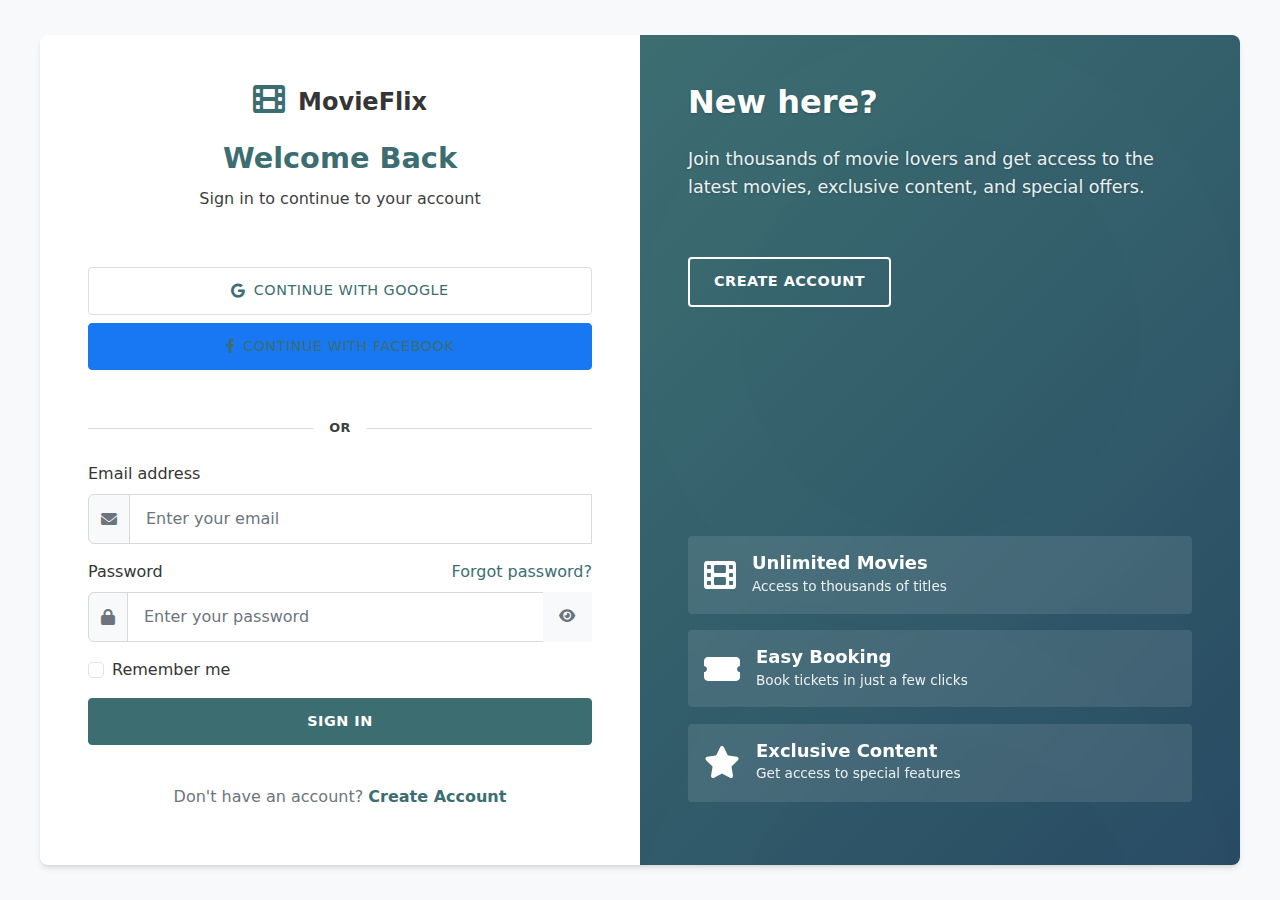
<file: Movie-Tickets-Booking/signin.html>
<!DOCTYPE html>
<html lang="en">
<head>
    <meta charset="UTF-8">
    <meta name="viewport" content="width=device-width, initial-scale=1.0">
    <title>Sign In - MovieFlix</title>
    <link href="https://cdn.jsdelivr.net/npm/bootstrap@5.3.0/dist/css/bootstrap.min.css" rel="stylesheet">
    <link rel="stylesheet" href="https://cdnjs.cloudflare.com/ajax/libs/font-awesome/6.0.0/css/all.min.css">
    <link rel="stylesheet" href="assets/css/style.css">
</head>
<body>
    <div class="auth-container">
        <div class="container">
            <div class="auth-card">
                <div class="row g-0">
                    <!-- Left Side - Form -->
                    <div class="col-lg-6">
                        <div class="auth-form">
                            <div class="text-center mb-4">
                                <a href="index.html" class="d-inline-block mb-3">
                                    <i class="fas fa-film fa-2x text-primary"></i>
                                    <h3 class="d-inline-block align-middle ms-2">MovieFlix</h3>
                                </a>
                                <h2>Welcome Back</h2>
                                <p class="text-muted">Sign in to continue to your account</p>
                            </div>

                            <!-- Social Login Buttons -->
                            <div class="d-grid gap-2 mb-4">
                                <a href="#" class="btn btn-google btn-lg">
                                    <i class="fab fa-google me-2"></i> Continue with Google
                                </a>
                                <a href="#" class="btn btn-facebook btn-lg">
                                    <i class="fab fa-facebook-f me-2"></i> Continue with Facebook
                                </a>
                            </div>

                            <div class="divider d-flex align-items-center my-4">
                                <p class="text-center fw-bold mx-3 mb-0 text-muted">OR</p>
                            </div>

                            <!-- Sign In Form -->
                            <form class="needs-validation" novalidate>
                                <div class="mb-3">
                                    <label for="email" class="form-label">Email address</label>
                                    <div class="input-group">
                                        <span class="input-group-text"><i class="fas fa-envelope"></i></span>
                                        <input type="email" class="form-control" id="email" placeholder="Enter your email" required>
                                        <div class="invalid-feedback">
                                            Please enter a valid email address.
                                        </div>
                                    </div>
                                </div>

                                <div class="mb-3">
                                    <div class="d-flex justify-content-between">
                                        <label for="password" class="form-label">Password</label>
                                        <a href="forgot-password.html" class="text-decoration-none">Forgot password?</a>
                                    </div>
                                    <div class="input-group">
                                        <span class="input-group-text"><i class="fas fa-lock"></i></span>
                                        <input type="password" class="form-control" id="password" placeholder="Enter your password" required>
                                        <button class="btn btn-outline-secondary toggle-password" type="button">
                                            <i class="fas fa-eye"></i>
                                        </button>
                                        <div class="invalid-feedback">
                                            Please enter your password.
                                        </div>
                                    </div>
                                </div>

                                <div class="mb-3 form-check">
                                    <input type="checkbox" class="form-check-input" id="rememberMe">
                                    <label class="form-check-label" for="rememberMe">Remember me</label>
                                </div>

                                <button type="submit" class="btn btn-primary btn-lg w-100 mb-3">Sign In</button>
                                
                                <div class="text-center mt-4">
                                    <p>Don't have an account? <a href="signup.html" class="fw-bold">Create Account</a></p>
                                </div>
                            </form>
                        </div>
                    </div>

                    <!-- Right Side - Hero -->
                    <div class="col-lg-6 d-none d-lg-block">
                        <div class="auth-hero h-100">
                            <h2>New here?</h2>
                            <p>Join thousands of movie lovers and get access to the latest movies, exclusive content, and special offers.</p>
                            <div class="mt-4">
                                <a href="signup.html" class="btn btn-outline-light btn-lg px-4">Create Account</a>
                            </div>
                            <div class="mt-auto pt-4">
                                <div class="d-flex align-items-center mb-3">
                                    <i class="fas fa-film fa-2x me-3"></i>
                                    <div>
                                        <h5 class="mb-0">Unlimited Movies</h5>
                                        <small>Access to thousands of titles</small>
                                    </div>
                                </div>
                                <div class="d-flex align-items-center mb-3">
                                    <i class="fas fa-ticket-alt fa-2x me-3"></i>
                                    <div>
                                        <h5 class="mb-0">Easy Booking</h5>
                                        <small>Book tickets in just a few clicks</small>
                                    </div>
                                </div>
                                <div class="d-flex align-items-center">
                                    <i class="fas fa-star fa-2x me-3"></i>
                                    <div>
                                        <h5 class="mb-0">Exclusive Content</h5>
                                        <small>Get access to special features</small>
                                    </div>
                                </div>
                            </div>
                        </div>
                    </div>
                </div>
            </div>
        </div>
    </div>

    <script src="https://cdn.jsdelivr.net/npm/bootstrap@5.3.0/dist/js/bootstrap.bundle.min.js"></script>
    <script>
        // Form validation
        (function () {
            'use strict'
            var forms = document.querySelectorAll('.needs-validation')
            Array.prototype.slice.call(forms)
                .forEach(function (form) {
                    form.addEventListener('submit', function (event) {
                        if (!form.checkValidity()) {
                            event.preventDefault()
                            event.stopPropagation()
                        } else {
                            // In a real app, you would handle the sign-in here
                            event.preventDefault()
                            alert('Sign in successful! Redirecting...')
                            // Redirect to home page after successful sign in
                            setTimeout(() => {
                                window.location.href = 'index.html'
                            }, 1000)
                        }
                        form.classList.add('was-validated')
                    }, false)
                })
        })()

        // Toggle password visibility
        document.querySelectorAll('.toggle-password').forEach(button => {
            button.addEventListener('click', function() {
                const passwordInput = this.previousElementSibling;
                const type = passwordInput.getAttribute('type') === 'password' ? 'text' : 'password';
                passwordInput.setAttribute('type', type);
                this.querySelector('i').classList.toggle('fa-eye');
                this.querySelector('i').classList.toggle('fa-eye-slash');
            });
        });
    </script>
</body>
</html>
</file>
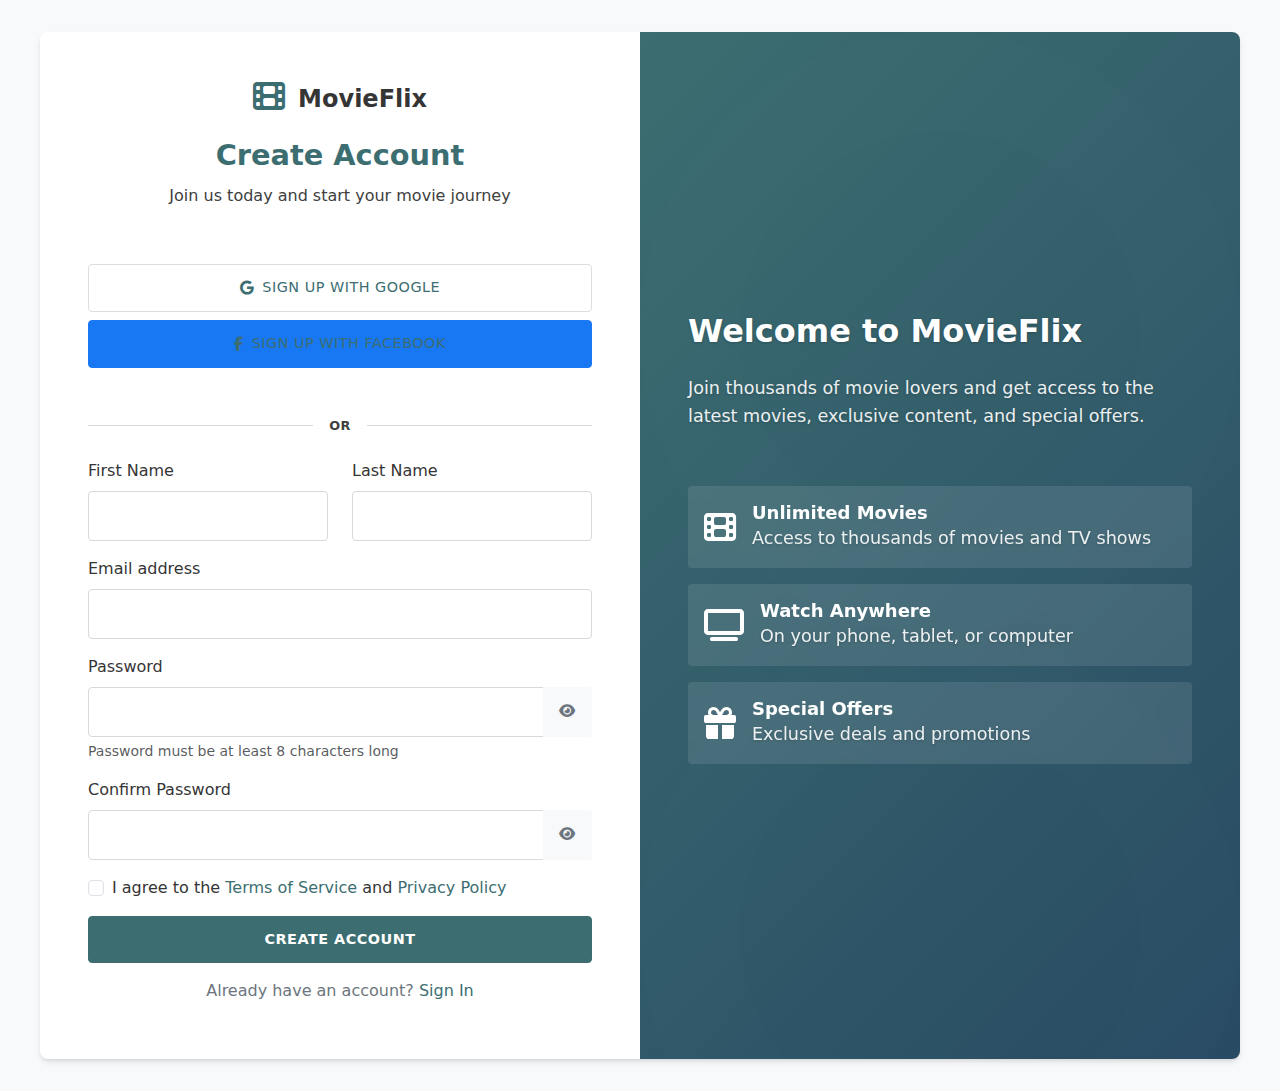
<file: Movie-Tickets-Booking/signup.html>
<!DOCTYPE html>
<html lang="en">
<head>
    <meta charset="UTF-8">
    <meta name="viewport" content="width=device-width, initial-scale=1.0">
    <title>Sign Up - MovieFlix</title>
    <link href="https://cdn.jsdelivr.net/npm/bootstrap@5.3.0/dist/css/bootstrap.min.css" rel="stylesheet">
    <link rel="stylesheet" href="https://cdnjs.cloudflare.com/ajax/libs/font-awesome/6.4.0/css/all.min.css">
    <link rel="stylesheet" href="assets/css/style.css">
</head>
<body>
    <div class="auth-container">
        <div class="container">
            <div class="auth-card">
                <div class="row g-0">
                    <!-- Left Side - Form -->
                    <div class="col-lg-6">
                        <div class="auth-form">
                            <div class="text-center mb-4">
                                <a href="index.html" class="d-inline-block mb-3">
                                    <i class="fas fa-film fa-2x text-primary"></i>
                                    <h3 class="d-inline-block align-middle ms-2">MovieFlix</h3>
                                </a>
                                <h2>Create Account</h2>
                                <p class="text-muted">Join us today and start your movie journey</p>
                            </div>

                            <!-- Social Sign Up Buttons -->
                            <div class="d-grid gap-2 mb-4">
                                <a href="#" class="btn btn-google btn-lg">
                                    <i class="fab fa-google me-2"></i> Sign up with Google
                                </a>
                                <a href="#" class="btn btn-facebook btn-lg">
                                    <i class="fab fa-facebook-f me-2"></i> Sign up with Facebook
                                </a>
                            </div>

                            <div class="divider d-flex align-items-center my-4">
                                <p class="text-center fw-bold mx-3 mb-0 text-muted">OR</p>
                            </div>

                            <!-- Sign Up Form -->
                            <form class="needs-validation" novalidate>
                                <div class="row">
                                    <div class="col-md-6 mb-3">
                                        <label for="firstName" class="form-label">First Name</label>
                                        <input type="text" class="form-control" id="firstName" required>
                                        <div class="invalid-feedback">Please enter your first name.</div>
                                    </div>
                                    <div class="col-md-6 mb-3">
                                        <label for="lastName" class="form-label">Last Name</label>
                                        <input type="text" class="form-control" id="lastName" required>
                                        <div class="invalid-feedback">Please enter your last name.</div>
                                    </div>
                                </div>
                                <div class="mb-3">
                                    <label for="email" class="form-label">Email address</label>
                                    <input type="email" class="form-control" id="email" required>
                                    <div class="invalid-feedback">Please enter a valid email address.</div>
                                </div>
                                <div class="mb-3">
                                    <label for="password" class="form-label">Password</label>
                                    <div class="input-group">
                                        <input type="password" class="form-control" id="password" required>
                                        <button class="btn btn-outline-secondary toggle-password" type="button">
                                            <i class="fas fa-eye"></i>
                                        </button>
                                    </div>
                                    <div class="form-text">Password must be at least 8 characters long</div>
                                    <div class="invalid-feedback">Please enter a password.</div>
                                </div>
                                <div class="mb-3">
                                    <label for="confirmPassword" class="form-label">Confirm Password</label>
                                    <div class="input-group">
                                        <input type="password" class="form-control" id="confirmPassword" required>
                                        <button class="btn btn-outline-secondary toggle-password" type="button">
                                            <i class="fas fa-eye"></i>
                                        </button>
                                    </div>
                                    <div class="invalid-feedback">Passwords must match.</div>
                                </div>
                                <div class="mb-3 form-check">
                                    <input type="checkbox" class="form-check-input" id="terms" required>
                                    <label class="form-check-label" for="terms">I agree to the <a href="#">Terms of Service</a> and <a href="#">Privacy Policy</a></label>
                                    <div class="invalid-feedback">You must agree to the terms.</div>
                                </div>
                                <button type="submit" class="btn btn-primary btn-lg w-100 mb-3">Create Account</button>
                                <p class="text-center">
                                    Already have an account? <a href="signin.html">Sign In</a>
                                </p>
                            </form>
                        </div>
                    </div>

                    <!-- Right Side - Hero -->
                    <div class="col-lg-6 d-none d-lg-block">
                        <div class="auth-hero h-100">
                            <h2>Welcome to MovieFlix</h2>
                            <p>Join thousands of movie lovers and get access to the latest movies, exclusive content, and special offers.</p>
                            <div class="mt-4">
                                <div class="d-flex align-items-center mb-3">
                                    <i class="fas fa-film fa-2x me-3"></i>
                                    <div>
                                        <h5 class="mb-0">Unlimited Movies</h5>
                                        <p class="mb-0">Access to thousands of movies and TV shows</p>
                                    </div>
                                </div>
                                <div class="d-flex align-items-center mb-3">
                                    <i class="fas fa-tv fa-2x me-3"></i>
                                    <div>
                                        <h5 class="mb-0">Watch Anywhere</h5>
                                        <p class="mb-0">On your phone, tablet, or computer</p>
                                    </div>
                                </div>
                                <div class="d-flex align-items-center">
                                    <i class="fas fa-gift fa-2x me-3"></i>
                                    <div>
                                        <h5 class="mb-0">Special Offers</h5>
                                        <p class="mb-0">Exclusive deals and promotions</p>
                                    </div>
                                </div>
                            </div>
                        </div>
                    </div>
                </div>
            </div>
        </div>
    </div>

    <script src="https://cdn.jsdelivr.net/npm/bootstrap@5.3.0/dist/js/bootstrap.bundle.min.js"></script>
    <script>
        // Form validation
        (function () {
            'use strict'
            
            // Fetch all the forms we want to apply custom Bootstrap validation styles to
            var forms = document.querySelectorAll('.needs-validation')
            
            // Loop over them and prevent submission
            Array.prototype.slice.call(forms).forEach(function (form) {
                form.addEventListener('submit', function (event) {
                    if (!form.checkValidity()) {
                        event.preventDefault()
                        event.stopPropagation()
                    }
                    
                    // Check if passwords match
                    const password = document.getElementById('password')
                    const confirmPassword = document.getElementById('confirmPassword')
                    
                    if (password.value !== confirmPassword.value) {
                        confirmPassword.setCustomValidity("Passwords don't match")
                        confirmPassword.reportValidity()
                        event.preventDefault()
                        event.stopPropagation()
                    } else {
                        confirmPassword.setCustomValidity('')
                    }
                    
                    form.classList.add('was-validated')
                }, false)
            })
            
            // Toggle password visibility
            document.querySelectorAll('.toggle-password').forEach(function(button) {
                button.addEventListener('click', function() {
                    const input = this.previousElementSibling
                    const icon = this.querySelector('i')
                    
                    if (input.type === 'password') {
                        input.type = 'text'
                        icon.classList.remove('fa-eye')
                        icon.classList.add('fa-eye-slash')
                    } else {
                        input.type = 'password'
                        icon.classList.remove('fa-eye-slash')
                        icon.classList.add('fa-eye')
                    }
                })
            })
        })()
    </script>
</body>
</html>
</file>
<file: Movie-Tickets-Booking/assets/css/style.css>
/* Modern CSS Reset */
:root {
  /* New Color Scheme */
  --primary: #3c6e71;      /* Teal */
  --primary-hover: #2c5a5c;/* Darker Teal */
  --secondary: #284b63;    /* Dark Blue */
  --text: #353535;         /* Dark Gray */
  --background: #ffffff;   /* White */
  --surface: #f8f9fa;      /* Light Gray Background */
  --border: #d9d9d9;       /* Light Gray */
  --text-secondary: #6c757d; /* Muted Text */
  --success: #28a745;      /* Success Green */
  --warning: #ffc107;      /* Warning Yellow */
  --error: #dc3545;        /* Error Red */
  
  /* Typography */
  --font-sans: 'Inter', system-ui, -apple-system, sans-serif;
  --font-heading: 'Inter', system-ui, -apple-system, sans-serif;
  
  /* Spacing */
  --space-xs: 0.25rem;
  --space-sm: 0.5rem;
  --space-md: 0.75rem;
  --space-lg: 1rem;
  --space-xl: 1.5rem;
  
  /* Shadows */
  --shadow-sm: 0 1px 2px 0 rgb(0 0 0 / 0.05);
  --shadow: 0 1px 3px 0 rgb(0 0 0 / 0.1), 0 1px 2px -1px rgb(0 0 0 / 0.1);
  --shadow-md: 0 4px 6px -1px rgb(0 0 0 / 0.1), 0 2px 4px -2px rgb(0 0 0 / 0.1);
  
  /* Border Radius */
  --radius-sm: 0.125rem;
  --radius: 0.25rem;
  --radius-md: 0.375rem;
  --radius-lg: 0.5rem;
  
  /* Transitions */
  --transition: 100ms cubic-bezier(0.4, 0, 0.2, 1);
}

/* Base Styles */
*,
*::before,
*::after {
  box-sizing: border-box;
  margin: 0;
  padding: 0;
}

@import url('https://fonts.googleapis.com/css2?family=Inter:wght@400;500;600;700&display=swap');

html {
  scroll-behavior: smooth;
  -webkit-text-size-adjust: 100%;
  -webkit-font-smoothing: antialiased;
  -moz-osx-font-smoothing: grayscale;
}

body {
  font-family: var(--font-sans);
  line-height: 1.5;
  color: var(--text);
  background-color: var(--background);
}

/* Typography */
h1, h2, h3, h4, h5, h6 {
  font-family: var(--font-heading);
  font-weight: 600;
  line-height: 1.2;
  margin-bottom: var(--space-sm);
  color: var(--text);
}

h1 { font-size: 2.25rem; }
h2 { font-size: 1.875rem; }
h3 { font-size: 1.5rem; }
h4 { font-size: 1.25rem; }
h5 { font-size: 1.125rem; }
h6 { font-size: 1rem; }

p {
  margin-bottom: var(--space-sm);
  color: var(--text-secondary);
}

a {
  color: var(--primary);
  text-decoration: none;
  transition: color var(--transition);
}

a:hover {
  color: var(--primary-hover);
}

/* Buttons */
.btn {
  display: inline-block;
  font-weight: 500;
  text-align: center;
  white-space: nowrap;
  vertical-align: middle;
  user-select: none;
  border: 1px solid transparent;
  padding: 0.25rem 0.75rem;
  font-size: 0.875rem;
  line-height: 1.5;
  border-radius: var(--radius);
  transition: var(--transition);
  cursor: pointer;
}

.btn-primary {
  color: var(--background);
  background-color: var(--primary);
  border-color: var(--primary);
}

.btn-primary:hover {
  background-color: var(--primary-hover);
  border-color: var(--primary-hover);
}

.btn-outline {
  color: var(--primary);
  background-color: transparent;
  border-color: var(--primary);
}

.btn-outline:hover {
  color: var(--background);
  background-color: var(--primary);
}

/* Navigation */
.navbar {
  padding: 0.5rem 0;
  background-color: var(--background);
  box-shadow: var(--shadow-sm);
}

.logo {
  font-size: 1.5rem;
  font-weight: 700;
  color: var(--primary);
  text-decoration: none;
}

.nav-links {
  display: flex;
  align-items: center;
  gap: 1.5rem;
}

.nav-link {
  color: var(--text);
  text-decoration: none;
  font-weight: 500;
  transition: color var(--transition);
}

.nav-link:hover,
.nav-link.active {
  color: var(--primary);
}

/* Hero Section */
.hero {
  background: linear-gradient(rgba(40, 75, 99, 0.9), rgba(40, 75, 99, 0.9)), 
              url('https://images.unsplash.com/photo-1489599849927-2ee91cede3ba?ixlib=rb-1.2.1&auto=format&fit=crop&w=1350&q=80');
  background-size: cover;
  background-position: center;
  color: var(--background);
  padding: 4rem 0;
  margin-bottom: 2rem;
  text-align: center;
}

.hero {
    background: linear-gradient(rgba(0,0,0,0.7), rgba(0,0,0,0.7)), 
                url('https://images.unsplash.com/photo-1489599849927-2ee91cede3ba?ixlib=rb-1.2.1&auto=format&fit=crop&w=1350&q=80');
    background-size: cover;
    color: white;
    padding: 80px 0;
    margin-bottom: 40px;
    text-align: center;
}

.filter-box {
    background: white;
    padding: 20px;
    border-radius: 10px;
    margin-bottom: 30px;
    box-shadow: 0 4px 15px rgba(0,0,0,0.1);
}

.section-title { 
    margin: 40px 0 25px;
    font-weight: 600;
}

/* Cards */
.card {
  border: 1px solid var(--border);
  border-radius: var(--radius);
  overflow: hidden;
  transition: transform var(--transition), box-shadow var(--transition);
  background-color: var(--background);
}

.card:hover {
  transform: translateY(-5px);
  box-shadow: var(--shadow-md);
}

/* Forms */
.form-control {
  display: block;
  width: 100%;
  padding: 0.25rem 0.75rem;
  font-size: 0.875rem;
  line-height: 1.5;
  color: var(--text);
  background-color: var(--background);
  background-clip: padding-box;
  border: 1px solid var(--border);
  border-radius: var(--radius);
  transition: border-color var(--transition), box-shadow var(--transition);
}

.form-control:focus {
  border-color: var(--primary);
  outline: 0;
  box-shadow: 0 0 0 0.2rem rgba(60, 110, 113, 0.25);
}

/* Layout */
.container {
  width: 100%;
  padding: 0 var(--space-md);
  margin: 0 auto;
  max-width: 80rem;
}

/* Movie Grid */
.movie-grid {
  display: grid;
  grid-template-columns: repeat(auto-fill, minmax(240px, 1fr));
  gap: var(--space-md);
  padding: var(--space-lg) 0;
}

.movie-card {
  background: white;
  border-radius: var(--radius-md);
  overflow: hidden;
  box-shadow: var(--shadow);
  transition: transform var(--transition), box-shadow var(--transition);
}

.movie-card:hover {
  transform: translateY(-4px);
  box-shadow: var(--shadow-md);
}

.movie-poster {
  width: 100%;
  height: 320px;
  object-fit: cover;
}

.movie-info {
  padding: var(--space-md);
}

.movie-title {
  font-size: 1.125rem;
  font-weight: 600;
  margin-bottom: var(--space-xs);
}

.movie-meta {
  display: flex;
  justify-content: space-between;
  color: var(--text-secondary);
  font-size: 0.875rem;
}

/* Booking Page Styles */
.booking-container {
    background-color: #e9ecef;  /* Darker gray background */
    padding: 1.5rem 0;
    min-height: 100vh;
}

.movie-booking-card {
    background-color: #ffffff;
    border-radius: 15px;
    box-shadow: 0 4px 20px rgba(0, 0, 0, 0.15);
    overflow: hidden;
    max-width: 1200px;
    margin: 0 auto;
    padding: 2.5rem;
    border: 1px solid #dee2e6;
}

.movie-poster-container {
    width: 100%;
    height: 500px;
    background: #f8f9fa;
    border-radius: 10px;
    display: flex;
    align-items: center;
    justify-content: center;
    overflow: hidden;
    box-shadow: 0 4px 8px rgba(0, 0, 0, 0.1);
}

.movie-poster {
    max-width: 100%;
    max-height: 100%;
    object-fit: contain;
    padding: 1rem;
}

.movie-details {
    padding: 0 1rem;
}

.movie-title {
    font-size: 1.75rem;
    margin-bottom: 0.75rem;
}

.movie-meta {
    margin-bottom: 1rem;
}

.movie-meta span {
    margin-right: 1rem;
    font-size: 0.9rem;
}

.booking-form {
    margin-top: 1.5rem;
}

.form-group {
    margin-bottom: 1rem;
}

.price-summary {
    background: white;
    padding: 1.5rem;
    border-radius: 8px;
    margin: 1.5rem 0;
    border: 1px solid var(--border);
}

.price-item {
    display: flex;
    justify-content: space-between;
    margin-bottom: 0.75rem;
    color: var(--text-secondary);
}

.price-total {
    display: flex;
    justify-content: space-between;
    padding-top: 1rem;
    margin-top: 1rem;
    border-top: 1px solid var(--border);
    font-size: 1.1rem;
    font-weight: 600;
    color: var(--text);
}

/* Movie Poster Styles */
.movie-poster-container {
    width: 100%;
    height: 500px;
    background: #f8f9fa;
    border-radius: 10px;
    display: flex;
    align-items: center;
    justify-content: center;
    overflow: hidden;
    box-shadow: 0 4px 8px rgba(0, 0, 0, 0.1);
}

.movie-poster {
    max-width: 100%;
    max-height: 100%;
    object-fit: contain;
    padding: 1rem;
}

/* Cinema Screen */
.cinema-screen {
    background: linear-gradient(135deg, #1a1a1a 0%, #333 50%, #1a1a1a 100%);
    height: 120px;
    margin: 0 auto 60px;
    width: 85%;
    position: relative;
    border-radius: 10px 10px 0 0;
    box-shadow: 0 30px 60px rgba(0,0,0,0.3);
    text-align: center;
    color: #fff;
    font-size: 1.5rem;
    text-transform: uppercase;
    letter-spacing: 4px;
    display: flex;
    align-items: center;
    justify-content: center;
    overflow: hidden;
    transform: perspective(500px) rotateX(10deg);
    transform-origin: bottom;
    border-bottom: 4px solid #ffd700;
}

.cinema-screen::before {
    content: '';
    position: absolute;
    top: 0;
    left: 0;
    right: 0;
    bottom: 0;
    background: linear-gradient(
        to bottom,
        rgba(255,255,255,0.1) 0%,
        rgba(255,255,255,0) 20%,
        rgba(0,0,0,0.5) 50%,
        rgba(0,0,0,0.8) 100%
    );
}

.cinema-screen::after {
    content: 'MOVIE SCREEN';
    position: relative;
    z-index: 1;
    text-shadow: 0 0 10px rgba(0,0,0,0.5);
    font-weight: bold;
    color: #ffd700;
    text-transform: uppercase;
    letter-spacing: 8px;
    font-size: 1.8rem;
}

/* Add some screen reflection effect */
@keyframes screenGlow {
    0% { box-shadow: 0 0 60px 10px rgba(255, 215, 0, 0.1); }
    50% { box-shadow: 0 0 80px 20px rgba(255, 215, 0, 0.2); }
    100% { box-shadow: 0 0 60px 10px rgba(255, 215, 0, 0.1); }
}

.cinema-screen {
    animation: screenGlow 5s infinite ease-in-out;
}

/* Seating Area */
.seating-area {
    max-width: 800px;
    margin: 0 auto;
    padding: 20px;
    background: white;
    border-radius: 10px;
    box-shadow: 0 4px 12px rgba(0,0,0,0.1);
}

/* Rows */
.seat-row {
    display: flex;
    justify-content: center;
    margin-bottom: 0.5rem;
    gap: 8px;
}

/* Seats */
.seat {
    width: 30px;
    height: 30px;
    background: #e9ecef;
    border-radius: 4px;
    display: flex;
    align-items: center;
    justify-content: center;
    font-size: 0.75rem;
    font-weight: 500;
    cursor: pointer;
    transition: all 0.2s ease;
    position: relative;
    margin: 2px;
    padding: 0;
}

/* Seat States */
.seat.available {
    background: #e9ecef;
}

.seat.available:hover {
    background: #dee2e6;
    transform: scale(1.1);
}

.seat.selected {
    background: #0d6efd;
    color: white;
}

.seat.occupied {
    background: #dc3545;
    cursor: not-allowed;
}

.seat.vip {
    background: #ffc107;
    color: #000;
}

/* Aisle Space */
.aisle {
    width: 40px;
}

/* Seat Legend */
.seat-legend {
    display: flex;
    justify-content: center;
    gap: 2rem;
    margin-top: 2rem;
    padding-top: 1.5rem;
    border-top: 1px solid #e9ecef;
}

.legend-item {
    display: flex;
    align-items: center;
    gap: 0.5rem;
    font-size: 0.9rem;
    color: #6c757d;
}

.legend-item .seat {
    width: 20px;
    height: 20px;
    cursor: default;
}

/* Responsive Adjustments */
@media (max-width: 768px) {
    .seat {
        width: 25px;
        height: 25px;
        font-size: 0.6rem;
    }
    
    .aisle {
        width: 20px;
    }
}

/* Responsive adjustments */
@media (max-width: 991.98px) {
    .movie-info-grid {
        grid-template-columns: 1fr;
    }
    
    .movie-poster-container {
        min-height: 400px;
        margin-bottom: 2rem;
    }
    
    .movie-details {
        padding: 0;
    }
}

/* Responsive Design */
@media (max-width: 768px) {
  html {
    font-size: 14px;
  }
  
  .hero {
    padding: 4rem 0 3rem;
  }
  
  .hero-title {
    font-size: 2.5rem;
  }
  
  .hero-description {
    font-size: 1.125rem;
  }
  
  .movie-grid {
    grid-template-columns: repeat(auto-fill, minmax(200px, 1fr));
  }
  
  .form-container {
    padding: var(--space-lg);
    margin: 4rem var(--space-md);
  }
}

@media (max-width: 992px) {
    .movie-booking-card {
        grid-template-columns: 1fr;
    }
    
    .movie-poster-container {
        min-height: 500px;
    }
    
    .movie-details {
        padding: 0 2rem 2rem;
    }
}

@media (max-width: 576px) {
    .movie-meta {
        flex-direction: column;
        align-items: flex-start;
        gap: 0.75rem;
    }
    
    .movie-info-grid {
        grid-template-columns: 1fr;
    }
    
    .booking-form {
        padding: 1.5rem;
    }
}

/* Utility Classes */
.bg-primary {
  background-color: var(--primary) !important;
}

.text-primary {
  color: var(--primary) !important;
}

.bg-secondary {
  background-color: var(--secondary) !important;
}

.text-secondary {
  color: var(--secondary) !important;
}

.text-center { text-align: center; }
.mt-1 { margin-top: var(--space-xs); }
.mt-2 { margin-top: var(--space-sm); }
.mt-3 { margin-top: var(--space-md); }
.mt-4 { margin-top: var(--space-lg); }
.mt-5 { margin-top: var(--space-xl); }

/* Responsive Adjustments */
@media (max-width: 768px) {
  .nav-links {
    flex-direction: column;
    gap: 1rem;
    padding: 1rem 0;
  }
  
  .hero {
    padding: 4rem 1rem;
  }
}

/* Authentication Pages */
.auth-container {
  min-height: 100vh;
  display: flex;
  align-items: center;
  padding: 2rem 0;
  background-color: var(--surface);
}

.auth-card {
  background: var(--background);
  border-radius: var(--radius-lg);
  box-shadow: var(--shadow-md);
  overflow: hidden;
  max-width: 1200px;
  margin: 0 auto;
}

.auth-form {
  padding: 3rem;
  height: 100%;
  display: flex;
  flex-direction: column;
}

.auth-hero {
  background: linear-gradient(135deg, var(--primary), var(--secondary));
  color: white;
  padding: 3rem;
  display: flex;
  flex-direction: column;
  justify-content: center;
  position: relative;
  overflow: hidden;
}

.auth-hero::before {
  content: '';
  position: absolute;
  top: 0;
  left: 0;
  right: 0;
  bottom: 0;
  background: url('[data-uri]');
  opacity: 0.1;
  z-index: 0;
}

.auth-hero > * {
  position: relative;
  z-index: 1;
}

.auth-hero h2 {
  font-size: 2rem;
  margin-bottom: 1.5rem;
  font-weight: 700;
}

.auth-hero p {
  font-size: 1.1rem;
  opacity: 0.9;
  margin-bottom: 2rem;
  line-height: 1.6;
}

/* Authentication Pages Text Styling */
.auth-form h2 {
  color: var(--secondary);
  margin-bottom: 1.5rem;
  font-weight: 700;
  text-shadow: white;
}

.auth-form p.text-muted {
  color: var(--text) !important;
  opacity: 0.95;
  margin-bottom: 2rem;
  font-weight: 400;
}

/* Make the welcome text more prominent */
.auth-form .text-center.mb-4 h2 {
  color: var(--primary);
  font-size: 1.8rem;
  margin-bottom: 0.75rem;
}

/* Update the divider text */
.divider .text-muted {
  color: var(--text) !important;
  font-weight: 600;
  letter-spacing: 0.5px;
  text-transform: uppercase;
  font-size: 0.8rem;
  opacity: 0.9;
}

/* Update link colors */
.auth-form a {
  color: var(--primary);
  text-decoration: none;
  font-weight: 500;
  transition: color 0.2s ease;
}

.auth-form a:hover {
  color: var(--primary-hover);
  text-decoration: underline;
}

/* Form group labels */
.form-group label {
  color: var(--text);
  font-weight: 500;
}

/* Placeholder text */
::placeholder {
  color: var(--text-secondary) !important;
  opacity: 1;
}

/* Forgot password link */
.text-decoration-none {
  color: var(--primary) !important;
  font-weight: 500;
}

.text-decoration-none:hover {
  text-decoration: underline !important;
  color: var(--primary-hover) !important;
}

/* Create account/sign in prompt */
.auth-form .text-center.mt-4 {
  color: var(--text);
}

.auth-form .text-center.mt-4 a {
  color: var(--primary);
  font-weight: 600;
}

/* Hero section text */
.auth-hero h2,
.auth-hero p {
  color: white;
  text-shadow: 0 1px 3px rgba(0, 0, 0, 0.2);
}

/* Feature items in hero */
.auth-hero .d-flex.align-items-center {
  background: rgba(255, 255, 255, 0.1);
  padding: 1rem;
  border-radius: var(--radius);
  margin-bottom: 1rem;
  backdrop-filter: blur(5px);
}

.auth-hero .d-flex.align-items-center h5 {
  color: white;
  margin-bottom: 0.25rem;
}

.auth-hero .d-flex.align-items-center small {
  color: rgba(255, 255, 255, 0.9);
  font-size: 0.85rem;
}

/* Form Elements */
.form-label {
  font-weight: 500;
  margin-bottom: 0.5rem;
  color: var(--text);
}

.form-control, .form-select {
  padding: 0.75rem 1rem;
  border: 1px solid var(--border);
  border-radius: var(--radius);
  font-size: 1rem;
  transition: border-color var(--transition), box-shadow var(--transition);
}

.form-control:focus, .form-select:focus {
  border-color: var(--primary);
  box-shadow: 0 0 0 0.25rem rgba(60, 110, 113, 0.25);
  outline: 0;
}

.input-group-text {
  background-color: var(--surface);
  border: 1px solid var(--border);
  color: var(--text-secondary);
}

/* Buttons */
.btn {
  padding: 0.75rem 1.5rem;
  font-weight: 600;
  border-radius: var(--radius);
  transition: all var(--transition);
  text-transform: uppercase;
  letter-spacing: 0.5px;
  font-size: 0.9rem;
}

.btn-primary {
  background-color: var(--primary);
  border-color: var(--primary);
}

.btn-primary:hover, .btn-primary:focus {
  background-color: var(--primary-hover);
  border-color: var(--primary-hover);
  transform: translateY(-1px);
  box-shadow: var(--shadow-md);
}

.btn-outline-light {
  border: 2px solid white;
  color: white;
  background: transparent;
}

.btn-outline-light:hover {
  background: rgba(255, 255, 255, 0.1);
  transform: translateY(-1px);
}

/* Social Buttons */
.btn-google, .btn-facebook {
  display: flex;
  align-items: center;
  justify-content: center;
  padding: 0.75rem 1.5rem;
  border-radius: var(--radius);
  font-weight: 500;
  transition: all var(--transition);
}

.btn-google {
  background-color: #fff;
  color: #757575;
  border: 1px solid #ddd;
}

.btn-google:hover {
  background-color: #f8f9fa;
  box-shadow: var(--shadow);
  transform: translateY(-1px);
}

.btn-facebook {
  background-color: #1877f2;
  color: white;
  border: 1px solid #1877f2;
}

.btn-facebook:hover {
  background-color: #166fe5;
  box-shadow: var(--shadow);
  transform: translateY(-1px);
}

/* Divider */
.divider {
  text-align: center;
  margin: 1.5rem 0;
}

.divider::before,
.divider::after {
  content: '';
  flex: 1;
  height: 1px;
  background: var(--border);
  margin: auto;
}

/* Toggle Password */
.toggle-password {
  border-top-left-radius: 0;
  border-bottom-left-radius: 0;
  border-left: 0;
  background-color: var(--surface);
  color: var(--text-secondary);
  padding: 0 1rem;
  cursor: pointer;
  transition: color var(--transition);
}

.toggle-password:hover {
  color: var(--primary);
  background-color: var(--surface);
}

/* Responsive Adjustments */
@media (max-width: 991.98px) {
  .auth-container {
    padding: 1rem 0;
  }
  
  .auth-form {
    padding: 2rem;
  }
  
  .auth-hero {
    padding: 2rem;
    text-align: center;
  }
}

@media (max-width: 767.98px) {
  .auth-card {
    border-radius: 0;
  }
  
  .auth-form {
    padding: 1.5rem;
  }
  
  .btn {
    padding: 0.65rem 1.25rem;
  }
}

/* Form Validation */
.was-validated .form-control:invalid,
.form-control.is-invalid {
  border-color: var(--error);
  padding-right: calc(1.5em + 0.75rem);
  background-image: url("data:image/svg+xml,%3csvg xmlns='http://www.w3.org/2000/svg' viewBox='0 0 12 12' width='12' height='12' fill='none' stroke='%23dc3545'%3e%3ccircle cx='6' cy='6' r='4.5'/%3e%3cpath stroke-linejoin='round' d='M5.8 3.6h.4L6 6.5z'/%3e%3ccircle cx='6' cy='8.2' r='.6' fill='%23dc3545' stroke='none'/%3e%3c/svg%3e");
  background-repeat: no-repeat;
  background-position: right calc(0.375em + 0.1875rem) center;
  background-size: calc(0.75em + 0.375rem) calc(0.75em + 0.375rem);
}

.was-validated .form-control:valid,
.form-control.is-valid {
  border-color: var(--success);
  padding-right: calc(1.5em + 0.75rem);
  background-image: url("data:image/svg+xml,%3csvg xmlns='http://www.w3.org/2000/svg' viewBox='0 0 8 8'%3e%3cpath fill='%2328a745' d='M2.3 6.73.6 4.53c-.4-1.04.46-1.4 1.1-.8l1.1 1.4 3.4-3.8c.6-.63 1.6-.27 1.2.7l-4 4.6c-.43.5-.8.4-1.1.1z'/%3e%3c/svg%3e");
  background-repeat: no-repeat;
  background-position: right calc(0.375em + 0.1875rem) center;
  background-size: calc(0.75em + 0.375rem) calc(0.75em + 0.375rem);
}

.invalid-feedback {
  display: none;
  width: 100%;
  margin-top: 0.25rem;
  font-size: 0.875em;
  color: var(--error);
}

.was-validated .form-control:invalid ~ .invalid-feedback,
.was-validated .form-control:invalid ~ .invalid-tooltip,
.form-control.is-invalid ~ .invalid-feedback,
.form-control.is-invalid ~ .invalid-tooltip {
  display: block;
}

/* Animation for form elements */
@keyframes fadeIn {
  from { opacity: 0; transform: translateY(10px); }
  to { opacity: 1; transform: translateY(0); }
}

.auth-form {
  animation: fadeIn 0.5s ease-out;
}

/* Feature Icons */
.feature-icon {
  width: 3rem;
  height: 3rem;
  border-radius: 50%;
  background: rgba(255, 255, 255, 0.1);
  display: flex;
  align-items: center;
  justify-content: center;
  margin-bottom: 1rem;
  font-size: 1.5rem;
}

/* Terms and Conditions */
.terms-text {
  font-size: 0.85rem;
  color: var(--text-secondary);
  margin-top: 1.5rem;
}

.terms-text a {
  color: var(--primary);
  text-decoration: none;
  font-weight: 500;
}

.terms-text a:hover {
  text-decoration: underline;
}
</file>
